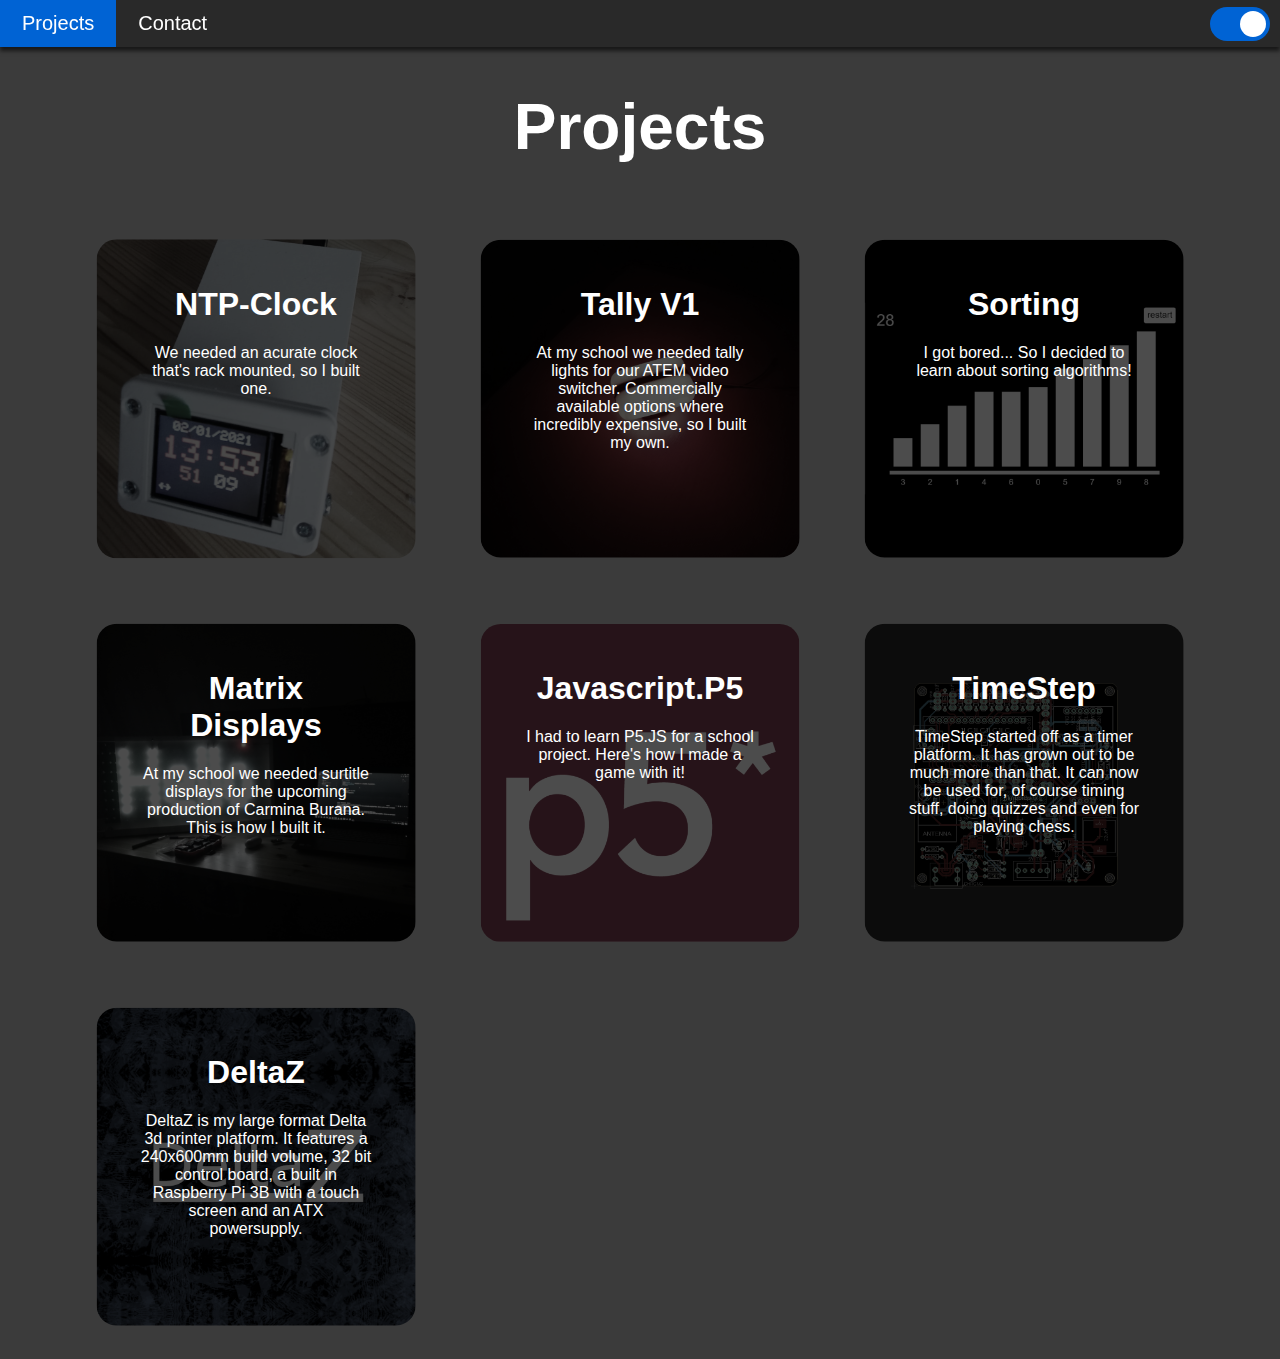
<file: index.html>
<!DOCTYPE html>
<html lang="en">
<head>


  <link rel="shortcut icon" href="img\LOGO.ico" type="image/x-icon"/> 
  <!-- <link rel="shortcut icon" href="img\Profile.jpg" type="image/jpg"/>  -->
  <!-- <link rel="shortcut icon" href="http://sstatic.net/stackoverflow/img/favicon.ico"> -->
  <meta name="viewport" content="width=device-width, initial-scale=1">

  <link rel="stylesheet" href="css\styles.css">
  <link rel="stylesheet" href="css\navbar.css">
  <link rel="stylesheet" href="css\projects.css">
  <link rel="stylesheet" href="https://fonts.googleapis.com/icon?family=Material+Icons">

  <script src="javascript\jquery-3.5.1.min.js"></script>


  <title>Projects - IJssel koster</title>
  <meta name="description" content="This is the place where I post all my projects!">

  <meta property="og:title" content="Projects - IJssel koster">
  <meta property="og:description" content="This is the place where I post all my projects!">
  <meta property="og:url" content="https://ijiji.github.io/">
  <meta property="og:image" content="projects\Tally V1\img\blah.png">

  <meta name="keywords" content="IJ Koster, IJssel, IJssel Koster, 3D printer, Gcode, 3D design, C++, Python, HTML, javascript, css, arduino, timestep">
  <meta name="author" content="IJ Koster">

  <meta name="google-site-verification" content="dGbK0hVNDj3kV6Yhj4vIhQJcTmYl2KUYiHqxlB6Ada0" />

</head> 

<body style="overflow-x: hidden;">
  
  <nav>
    <ul class="nav">
      
      <li class="nav"><a class="nav" id="active" href="/index.html">Projects</a></li>
      <li class="nav"><a class="nav" id="contact" href="/contact.html">Contact</a></li>
      
      <label class="darkModeSwitch" for="checkbox">
        <input type="checkbox" id="checkbox">
        <div class="darkModeSlider"></div>
      </label>
    </ul>
  </nav>

  <h1 class="projectnav" >Projects</h1>
  <div class=projectGrid>
    <div class="projectContainer">
      <a href="projects\NTP-CLOCK\page.html">
        <img src="projects\NTP-CLOCK\img\cover.jpg"></img>
        <div class="projectOverlay">
          <h1>NTP-Clock</h1>
          <p>We needed an acurate clock that's rack mounted, so I built one.</p>
        </div>
      </a>
    </div>
    <div class="projectContainer">
      <a href="projects\Tally V1\page.html">
        <img src="projects\Tally V1\img\cover.jpg"></img>
        <div class="projectOverlay">
          <h1>Tally V1</h1>
          <p>At my school we needed tally lights for our ATEM video switcher. Commercially available options where incredibly expensive, so I built my own.</p>
        </div>
      </a>
    </div>
    <div class="projectContainer">
      <a href="projects\Sorting Animation\page.html">
        <img src="projects\Sorting Animation\img\cover.png"></img>
        <div class="projectOverlay">
          <h1>Sorting</h1>
          <p>I got bored... So I decided to learn about sorting algorithms!</p>
        </div>
      </a>
    </div>
    <div class="projectContainer">
      <a href="projects\Matrix-Display\page.html">
        <img src="projects\Matrix-Display\img\cover.jpg"></img>
        <div class="projectOverlay">
          <h1>Matrix Displays</h1>
          <p>At my school we needed surtitle displays for the upcoming production of Carmina Burana. This is how I built it.</p>
        </div>
      </a>
      </a>
    </div>
    <div class="projectContainer">
      <a href="projects\JS.P5\page.html">
        <img src="projects\JS.P5\img\cover.png"></img>
        <div class="projectOverlay">
          <h1>Javascript.P5</h1>
          <p>I had to learn P5.JS for a school project. Here's how I made a game with it!</p>
        </div>
      </a>
    </div>
    <div class="projectContainer">
      <a href="projects\Timestep\page.html">
        <img src="projects\Timestep\img\cover.png"></img>
        <div class="projectOverlay">
          <h1>TimeStep</h1>
          <p>TimeStep started off as a timer platform. It has grown out to be much more than that. It can now be used for, of course timing stuff, doing quizzes and even for playing chess.</p>
        </div>
      </a>
    </div>
    <div class="projectContainer">
      <a href="projects\DeltaZ\page.html">
        <img src="projects\DeltaZ\img\cover.png"></img>
        <div class="projectOverlay">
          <h1>DeltaZ</h1>
          <p>DeltaZ is my large format Delta 3d printer platform. It features a 240x600mm build volume, 32 bit control board, a built in Raspberry Pi 3B with a touch screen and an ATX powersupply.</p>
        </div>
      </a>
    </div>
    <!-- <div>
      1
    </div>
    <div>
      2
    </div>
    <div>
      3
    </div>
    <div>
      4
    </div>
    <div>
      5
    </div>
    <div>
      6
    </div>
    <div>
      7
    </div>
    <div>
      8
    </div>
    <div>
      9
    </div>
    <div>
      10
    </div>
    <div>
      11
    </div>
    <div>
      12
    </div>
    <div>
      13
    </div> -->
  </div>


<script src="javascript\darkMode.js"></script>
</body>
</html>
</file>
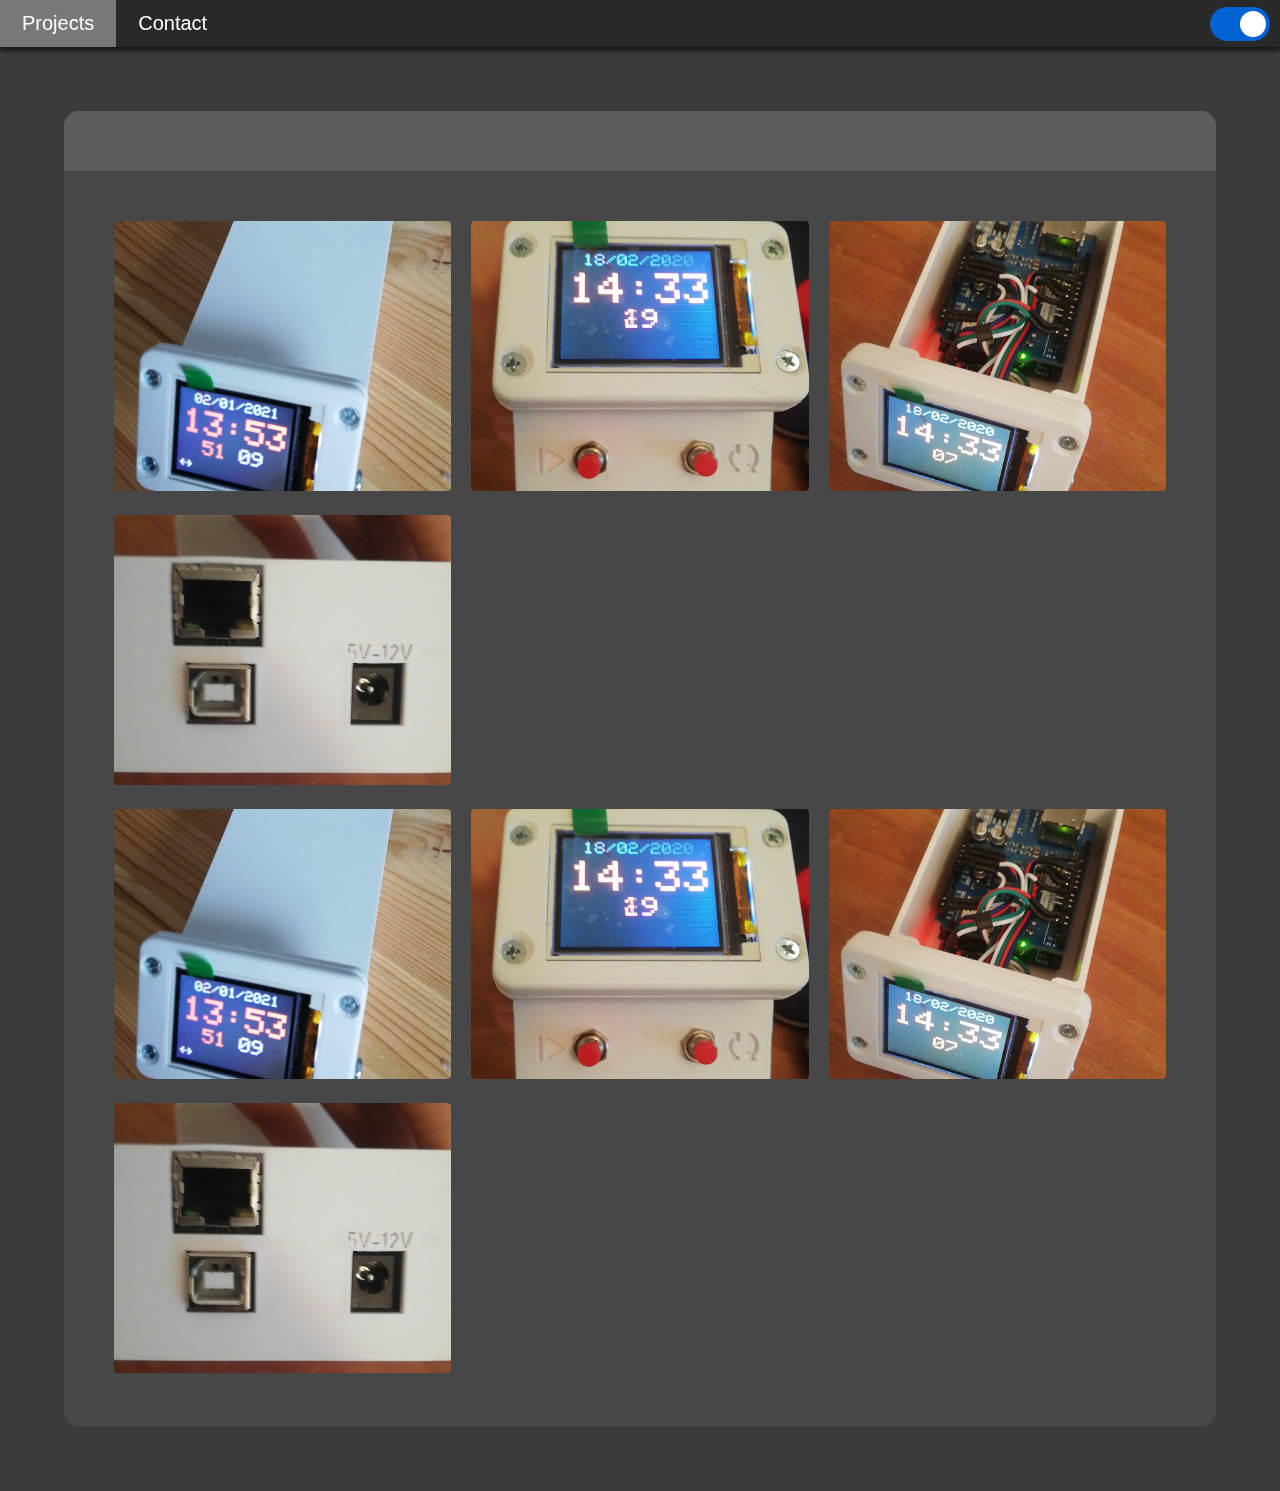
<file: page.html>
<!DOCTYPE html>
<html lang="en">
<head>


  <link rel="shortcut icon" href="\img\LOGO.ico" type="image/x-icon"/> 
  <meta name="viewport" content="width=device-width, initial-scale=1">

  <link rel="stylesheet" href="\css\styles.css">
  <link rel="stylesheet" href="\css\navbar.css">
  <link rel="stylesheet" href="\css\projects.css">
  <link rel="stylesheet" href="\css\page.css">
  <link rel="stylesheet" href="https://fonts.googleapis.com/icon?family=Material+Icons">

  <script src="\javascript\jquery-3.5.1.min.js"></script>
  <script src="\javascript\magnific-popup\jquery.magnific-popup.js"></script>
  <link rel="stylesheet" href="\javascript\magnific-popup\magnific-popup.css">


  <title>Tally V1 - IJssel koster</title>
  <meta name="description" content="At my school we needed tally lights for our ATEM video switcher. Commercially available options where incredibly expensive, so I built my own.">

  <meta property="og:title" content="Sorting - IJssel koster">
  <meta property="og:description" content="This is the place where I post all my projects!">
  <meta property="og:url" content="http://ijiji.github.io/projects/Tally%20V1/page.html">
  <meta property="og:image" content="\projects\Tally V1\img\blah.png">

  <meta name="keywords" content="IJ Koster, IJssel, IJssel Koster, ATEM, Blackmagic Design, 3D design, C++, Tally Lights, Tally, Camera, camera, arduino, v1">
  <meta name="author" content="IJ Koster">

</head> 

<body style="overflow-x: hidden;">
  
  <nav>
    <ul class="nav">
      
      <li class="nav"><a class="nav" id="index" href="/index.html">Projects</a></li>
      <li class="nav"><a class="nav" id="contact" href="/contact.html">Contact</a></li>
      
      <label class="darkModeSwitch" for="checkbox">
        <input type="checkbox" id="checkbox">
        <div class="darkModeSlider"></div>
      </label>
    </ul>
  </nav>
  <main>
    <header>
      <h1></h1>
      <div class="modalBadge">

      </div>
    </header>
    <section>
      <div class="galleryRow">
        <a target="_Blank" href="\projects\NTP-CLOCK\img\WhatsApp Image 2021-01-02 at 13.57.32.jpeg" ><img src="\projects\NTP-CLOCK\img\WhatsApp Image 2021-01-02 at 13.57.32.jpeg" class="modalImage" style="width: 100%;"></img></a>
        <a target="_Blank" href="\projects\NTP-CLOCK\img\IMG-20201221-WA0003.jpeg" ><img src="\projects\NTP-CLOCK\img\IMG-20201221-WA0003.jpeg" class="modalImage" style="width: 100%;"></img></a>
        <a target="_Blank" href="\projects\NTP-CLOCK\img\IMG-20201221-WA0002.jpeg" ><img src="\projects\NTP-CLOCK\img\IMG-20201221-WA0002.jpeg" class="modalImage" style="width: 100%;"></img></a>
        <a target="_Blank" href="\projects\NTP-CLOCK\img\IMG-20201221-WA0004.jpeg" ><img src="\projects\NTP-CLOCK\img\IMG-20201221-WA0004.jpeg" class="modalImage" style="width: 100%;"></img></a>
      </div>
      <div class="galleryRow">
        <a target="_Blank" href="\projects\NTP-CLOCK\img\WhatsApp Image 2021-01-02 at 13.57.32.jpeg" ><img src="\projects\NTP-CLOCK\img\WhatsApp Image 2021-01-02 at 13.57.32.jpeg" class="modalImage" style="width: 100%;"></img></a>
        <a target="_Blank" href="\projects\NTP-CLOCK\img\IMG-20201221-WA0003.jpeg" ><img src="\projects\NTP-CLOCK\img\IMG-20201221-WA0003.jpeg" class="modalImage" style="width: 100%;"></img></a>
        <a target="_Blank" href="\projects\NTP-CLOCK\img\IMG-20201221-WA0002.jpeg" ><img src="\projects\NTP-CLOCK\img\IMG-20201221-WA0002.jpeg" class="modalImage" style="width: 100%;"></img></a>
        <a target="_Blank" href="\projects\NTP-CLOCK\img\IMG-20201221-WA0004.jpeg" ><img src="\projects\NTP-CLOCK\img\IMG-20201221-WA0004.jpeg" class="modalImage" style="width: 100%;"></img></a>
      </div>
    </section>
  </main>
  
<script src="\javascript\imageGallery.js"></script>
<script src="\javascript\darkMode.js"></script>
</body>
</html>
</file>
